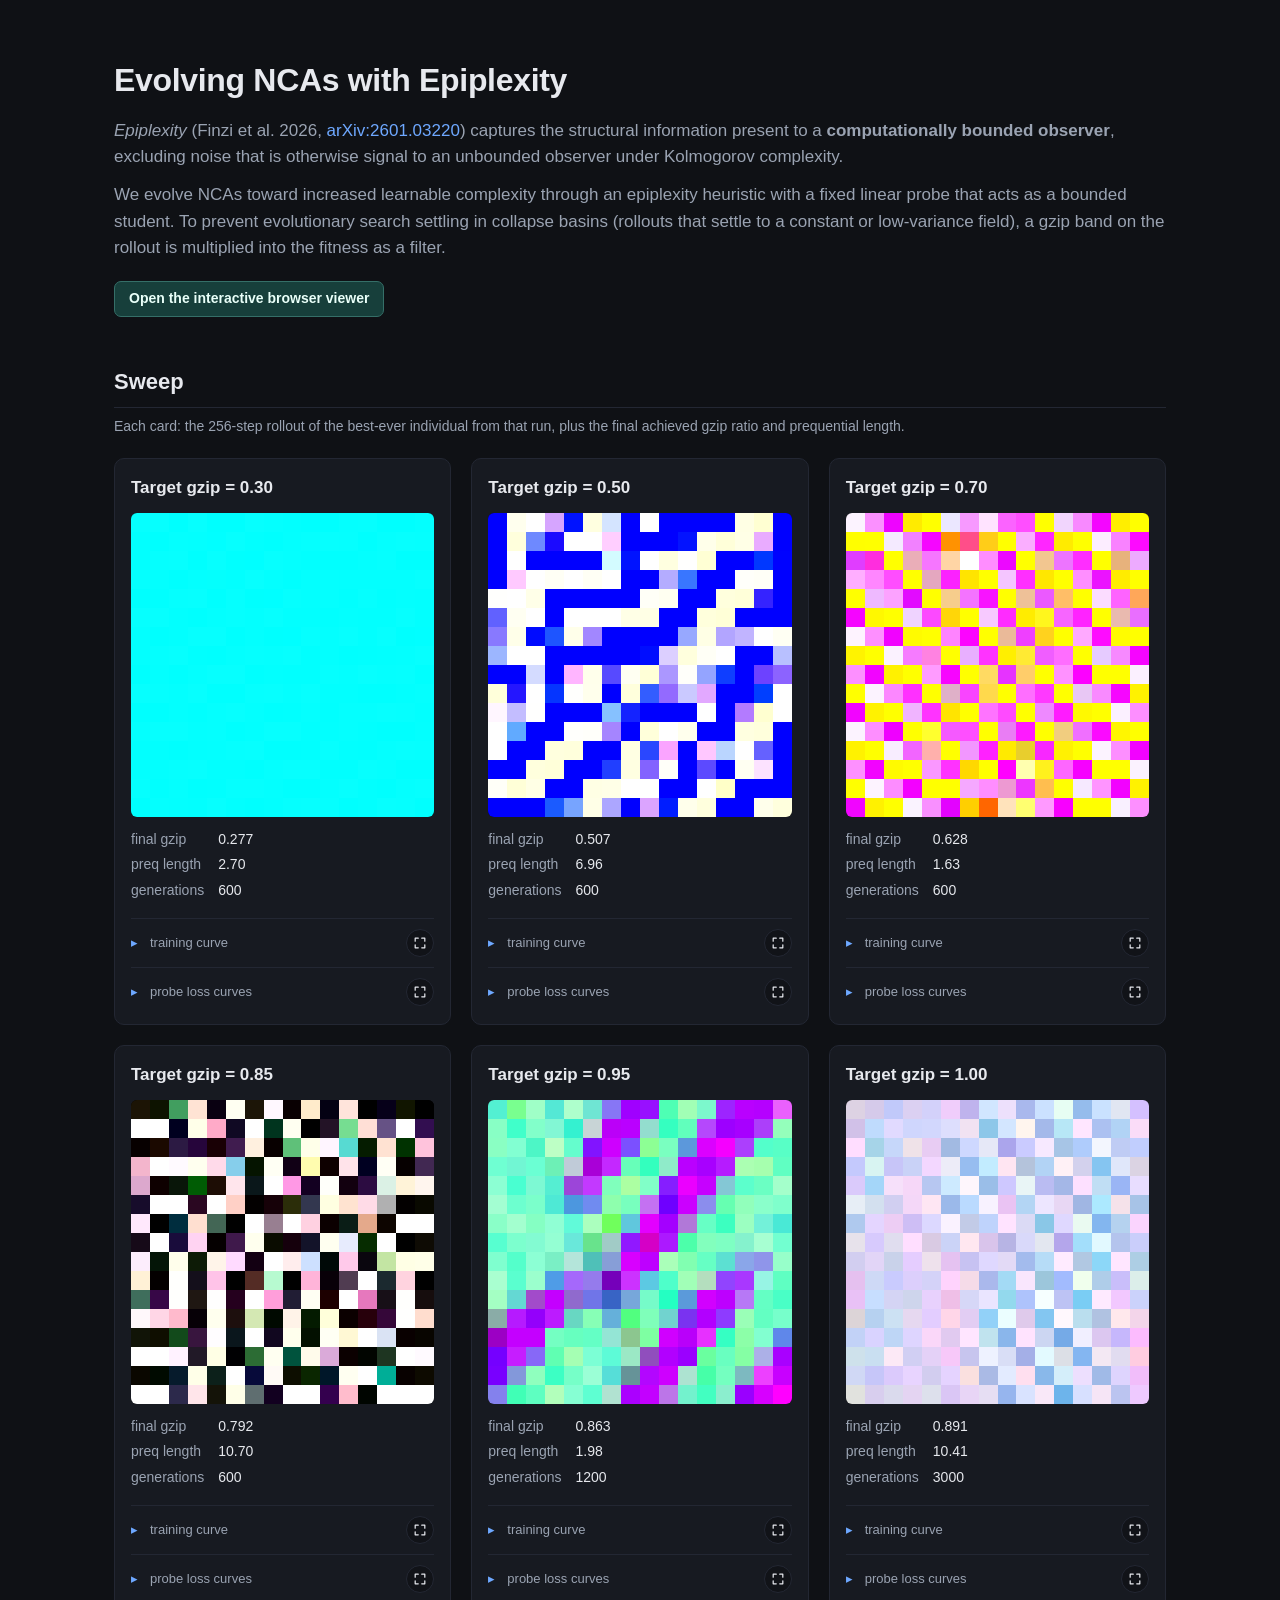
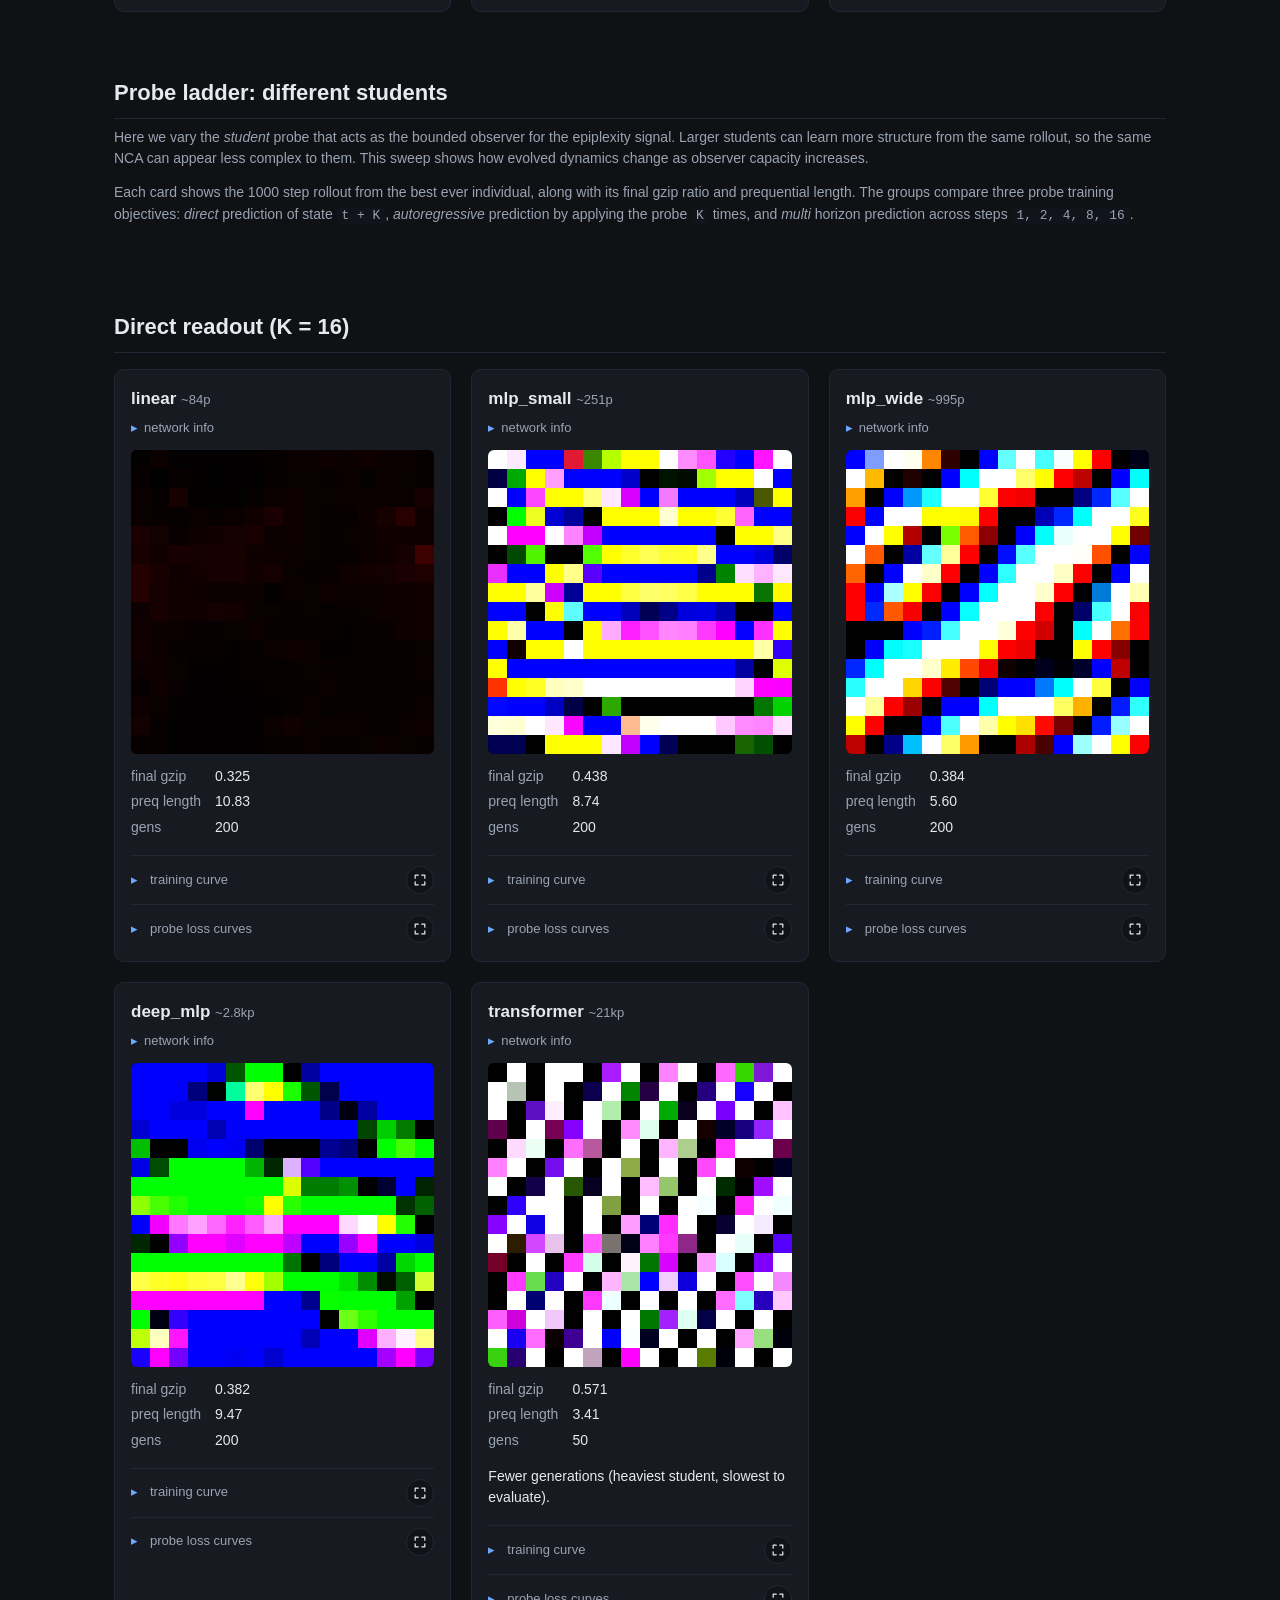
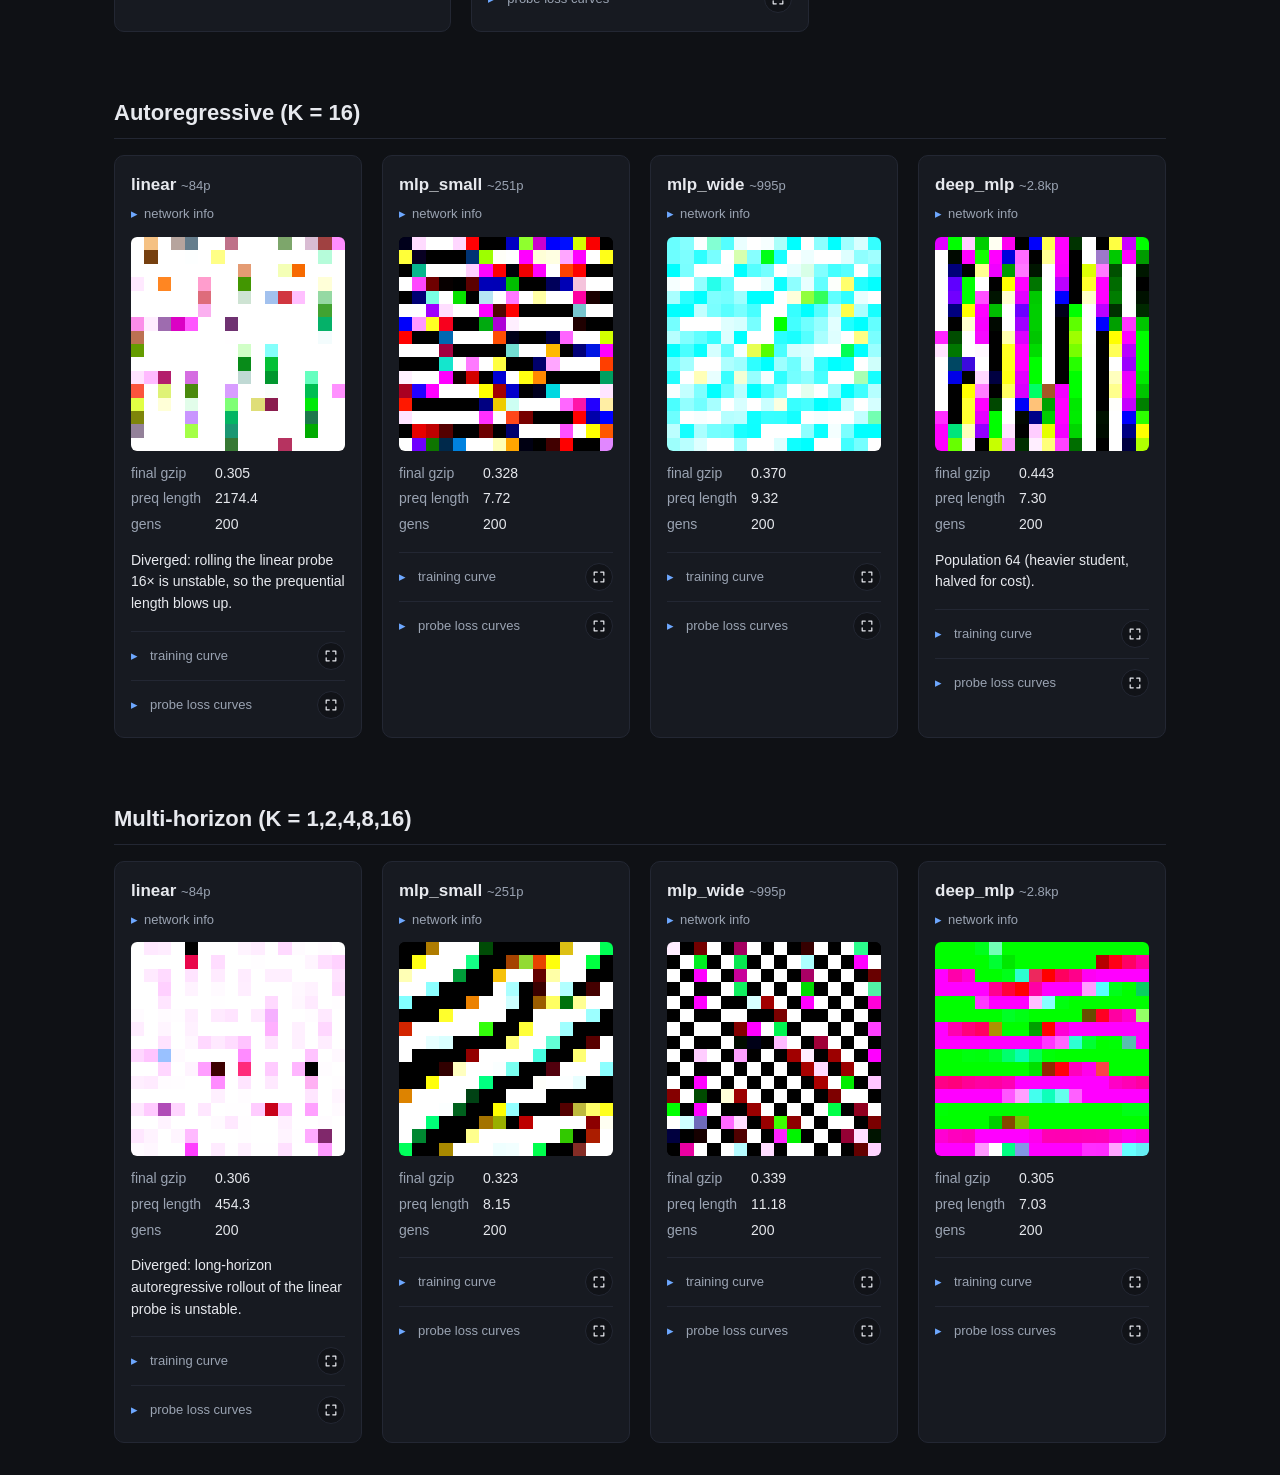
<file: index.html>
<!doctype html>
<html lang="en">
<head>
<meta charset="utf-8" />
<meta name="viewport" content="width=device-width, initial-scale=1" />
<meta name="robots" content="noindex, nofollow, noarchive, nosnippet" />
<meta name="googlebot" content="noindex, nofollow, noarchive, nosnippet" />
<title>Evolving NCAs with Epiplexity</title>
<link rel="stylesheet" href="style.css" />
</head>
<body>
<header>
  <h1>Evolving NCAs with Epiplexity</h1>
  <p class="lede">
    <em>Epiplexity</em> (Finzi et&nbsp;al.&nbsp;2026,
    <a href="https://arxiv.org/abs/2601.03220">arXiv:2601.03220</a>) captures
    the structural information present to a
    <strong>computationally bounded observer</strong>, excluding noise that
    is otherwise signal to an unbounded observer under Kolmogorov
    complexity.
  </p>
  <p class="lede">
    We evolve NCAs toward increased learnable complexity through an
    epiplexity heuristic with a fixed linear probe that acts as a bounded
    student. To prevent evolutionary search settling in collapse basins
    (rollouts that settle to a constant or low-variance field), a gzip band
    on the rollout is multiplied into the fitness as a filter.
  </p>
  <p class="viewer-cta">
    <a class="viewer-link" href="viewer/">Open the interactive browser viewer</a>
  </p>
</header>

<section class="gallery">
  <h2>Sweep</h2>
  <p class="hint">
    Each card: the 256-step rollout of the best-ever individual from that run,
    plus the final achieved gzip ratio and prequential length.
  </p>

  <div class="cards">

    <article class="card">
      <h3>Target gzip = 0.30</h3>
      <div class="player" data-gif="gifs/torch_pdrop0/target03_256.gif">
        <img src="gifs/torch_pdrop0/target03_256.gif" alt="target 0.30 rollout" loading="lazy" />
        <div class="player-ctrls">
          <button class="pause-btn" type="button" aria-label="Pause or resume target 0.30 rollout" title="Pause / play">&#9208;</button>
          <button class="replay-btn" type="button" aria-label="Replay target 0.30 rollout from start" title="Replay from t₀">&#8635;</button>
        </div>
      </div>
      <dl>
        <dt>final gzip</dt><dd>0.277</dd>
        <dt>preq length</dt><dd>2.70</dd>
        <dt>generations</dt><dd>600</dd>
      </dl>
      <details class="card-plot">
        <summary>training curve</summary>
        <img src="img/torch_pdrop0/target03_curve.png" alt="target 0.30 training curve" loading="lazy" />
      </details>
      <details class="card-plot">
        <summary>probe loss curves</summary>
        <img src="img/torch_pdrop0/target03_probe.png" alt="target 0.30 probe loss curves" loading="lazy" />
      </details>
    </article>

    <article class="card">
      <h3>Target gzip = 0.50</h3>
      <div class="player" data-gif="gifs/torch_pdrop0/target05_256.gif">
        <img src="gifs/torch_pdrop0/target05_256.gif" alt="target 0.50 rollout" loading="lazy" />
        <div class="player-ctrls">
          <button class="pause-btn" type="button" aria-label="Pause or resume target 0.50 rollout" title="Pause / play">&#9208;</button>
          <button class="replay-btn" type="button" aria-label="Replay target 0.50 rollout from start" title="Replay from t₀">&#8635;</button>
        </div>
      </div>
      <dl>
        <dt>final gzip</dt><dd>0.507</dd>
        <dt>preq length</dt><dd>6.96</dd>
        <dt>generations</dt><dd>600</dd>
      </dl>
      <details class="card-plot">
        <summary>training curve</summary>
        <img src="img/torch_pdrop0/target05_curve.png" alt="target 0.50 training curve" loading="lazy" />
      </details>
      <details class="card-plot">
        <summary>probe loss curves</summary>
        <img src="img/torch_pdrop0/target05_probe.png" alt="target 0.50 probe loss curves" loading="lazy" />
      </details>
    </article>

    <article class="card">
      <h3>Target gzip = 0.70</h3>
      <div class="player" data-gif="gifs/torch_pdrop0/target07_256.gif">
        <img src="gifs/torch_pdrop0/target07_256.gif" alt="target 0.70 rollout" loading="lazy" />
        <div class="player-ctrls">
          <button class="pause-btn" type="button" aria-label="Pause or resume target 0.70 rollout" title="Pause / play">&#9208;</button>
          <button class="replay-btn" type="button" aria-label="Replay target 0.70 rollout from start" title="Replay from t₀">&#8635;</button>
        </div>
      </div>
      <dl>
        <dt>final gzip</dt><dd>0.628</dd>
        <dt>preq length</dt><dd>1.63</dd>
        <dt>generations</dt><dd>600</dd>
      </dl>
      <details class="card-plot">
        <summary>training curve</summary>
        <img src="img/torch_pdrop0/target07_curve.png" alt="target 0.70 training curve" loading="lazy" />
      </details>
      <details class="card-plot">
        <summary>probe loss curves</summary>
        <img src="img/torch_pdrop0/target07_probe.png" alt="target 0.70 probe loss curves" loading="lazy" />
      </details>
    </article>

    <article class="card">
      <h3>Target gzip = 0.85</h3>
      <div class="player" data-gif="gifs/torch_pdrop0/target085_256.gif">
        <img src="gifs/torch_pdrop0/target085_256.gif" alt="target 0.85 rollout" loading="lazy" />
        <div class="player-ctrls">
          <button class="pause-btn" type="button" aria-label="Pause or resume target 0.85 rollout" title="Pause / play">&#9208;</button>
          <button class="replay-btn" type="button" aria-label="Replay target 0.85 rollout from start" title="Replay from t₀">&#8635;</button>
        </div>
      </div>
      <dl>
        <dt>final gzip</dt><dd>0.792</dd>
        <dt>preq length</dt><dd>10.70</dd>
        <dt>generations</dt><dd>600</dd>
      </dl>
      <details class="card-plot">
        <summary>training curve</summary>
        <img src="img/torch_pdrop0/target085_curve.png" alt="target 0.85 training curve" loading="lazy" />
      </details>
      <details class="card-plot">
        <summary>probe loss curves</summary>
        <img src="img/torch_pdrop0/target085_probe.png" alt="target 0.85 probe loss curves" loading="lazy" />
      </details>
    </article>

    <article class="card">
      <h3>Target gzip = 0.95</h3>
      <div class="player" data-gif="gifs/torch_pdrop0/target095_256.gif">
        <img src="gifs/torch_pdrop0/target095_256.gif" alt="target 0.95 rollout" loading="lazy" />
        <div class="player-ctrls">
          <button class="pause-btn" type="button" aria-label="Pause or resume target 0.95 rollout" title="Pause / play">&#9208;</button>
          <button class="replay-btn" type="button" aria-label="Replay target 0.95 rollout from start" title="Replay from t₀">&#8635;</button>
        </div>
      </div>
      <dl>
        <dt>final gzip</dt><dd>0.863</dd>
        <dt>preq length</dt><dd>1.98</dd>
        <dt>generations</dt><dd>1200</dd>
      </dl>
      <details class="card-plot">
        <summary>training curve</summary>
        <img src="img/torch_pdrop0/target095_curve.png" alt="target 0.95 training curve" loading="lazy" />
      </details>
      <details class="card-plot">
        <summary>probe loss curves</summary>
        <img src="img/torch_pdrop0/target095_probe.png" alt="target 0.95 probe loss curves" loading="lazy" />
      </details>
    </article>

    <article class="card">
      <h3>Target gzip = 1.00</h3>
      <div class="player" data-gif="gifs/torch_pdrop0/target10_256.gif">
        <img src="gifs/torch_pdrop0/target10_256.gif" alt="target 1.00 rollout" loading="lazy" />
        <div class="player-ctrls">
          <button class="pause-btn" type="button" aria-label="Pause or resume target 1.00 rollout" title="Pause / play">&#9208;</button>
          <button class="replay-btn" type="button" aria-label="Replay target 1.00 rollout from start" title="Replay from t₀">&#8635;</button>
        </div>
      </div>
      <dl>
        <dt>final gzip</dt><dd>0.891</dd>
        <dt>preq length</dt><dd>10.41</dd>
        <dt>generations</dt><dd>3000</dd>
      </dl>
      <details class="card-plot">
        <summary>training curve</summary>
        <img src="img/torch_pdrop0/target10_curve.png" alt="target 1.00 training curve" loading="lazy" />
      </details>
      <details class="card-plot">
        <summary>probe loss curves</summary>
        <img src="img/torch_pdrop0/target10_probe.png" alt="target 1.00 probe loss curves" loading="lazy" />
      </details>
    </article>

  </div>
</section>

<section class="methods">
  <h2>Probe ladder: different students</h2>
  <p class="hint">
    Here we vary the <em>student</em> probe that acts as the bounded observer for
    the epiplexity signal. Larger students can learn more structure from the same
    rollout, so the same NCA can appear less complex to them. This sweep shows
    how evolved dynamics change as observer capacity increases.
  </p>
  <p class="hint">
    Each card shows the 1000 step rollout from the best ever individual, along
    with its final gzip ratio and prequential length. The groups compare three
    probe training objectives: <em>direct</em> prediction of state <code>t + K</code>,
    <em>autoregressive</em> prediction by applying the probe <code>K</code> times,
    and <em>multi</em> horizon prediction across steps <code>1, 2, 4, 8, 16</code>.
  </p>
</section>

<section class="gallery">
  <h2>Direct readout (K = 16)</h2>
  <div class="cards">

    <article class="card">
      <h3>linear <span class="extra-inline">~84p</span></h3>
      <details class="probe-info"><summary>network info</summary><p class="probe-desc">single 3&times;3 conv, ~84 params. Baseline bounded observer.</p></details>
      <div class="player" data-gif="gifs/sweep_pdrop0/linear_direct.gif">
        <img src="gifs/sweep_pdrop0/linear_direct.gif" alt="linear, direct rollout" loading="lazy" />
        <div class="player-ctrls">
          <button class="pause-btn" type="button" aria-label="Pause or resume linear, direct rollout" title="Pause / play">&#9208;</button>
          <button class="replay-btn" type="button" aria-label="Replay linear, direct rollout from start" title="Replay from t₀">&#8635;</button>
        </div>
      </div>
      <dl>
        <dt>final gzip</dt><dd>0.325</dd>
        <dt>preq length</dt><dd>10.83</dd>
        <dt>gens</dt><dd>200</dd>
      </dl>
      <details class="card-plot"><summary>training curve</summary><img src="img/sweep_pdrop0/linear_direct_curve.png" alt="linear direct training curve" loading="lazy" /></details>
      <details class="card-plot"><summary>probe loss curves</summary><img src="img/sweep_pdrop0/linear_direct_probe.png" alt="linear direct probe loss curves" loading="lazy" /></details>
    </article>

    <article class="card">
      <h3>mlp_small <span class="extra-inline">~251p</span></h3>
      <details class="probe-info"><summary>network info</summary><p class="probe-desc">1 hidden layer, width 8, ~251 params.</p></details>
      <div class="player" data-gif="gifs/sweep_pdrop0/mlp_small_direct.gif">
        <img src="gifs/sweep_pdrop0/mlp_small_direct.gif" alt="mlp_small, direct rollout" loading="lazy" />
        <div class="player-ctrls">
          <button class="pause-btn" type="button" aria-label="Pause or resume mlp_small, direct rollout" title="Pause / play">&#9208;</button>
          <button class="replay-btn" type="button" aria-label="Replay mlp_small, direct rollout from start" title="Replay from t₀">&#8635;</button>
        </div>
      </div>
      <dl>
        <dt>final gzip</dt><dd>0.438</dd>
        <dt>preq length</dt><dd>8.74</dd>
        <dt>gens</dt><dd>200</dd>
      </dl>
      <details class="card-plot"><summary>training curve</summary><img src="img/sweep_pdrop0/mlp_small_direct_curve.png" alt="mlp_small direct training curve" loading="lazy" /></details>
      <details class="card-plot"><summary>probe loss curves</summary><img src="img/sweep_pdrop0/mlp_small_direct_probe.png" alt="mlp_small direct probe loss curves" loading="lazy" /></details>
    </article>

    <article class="card">
      <h3>mlp_wide <span class="extra-inline">~995p</span></h3>
      <details class="probe-info"><summary>network info</summary><p class="probe-desc">1 hidden layer, width 32, ~995 params.</p></details>
      <div class="player" data-gif="gifs/sweep_pdrop0/mlp_wide_direct.gif">
        <img src="gifs/sweep_pdrop0/mlp_wide_direct.gif" alt="mlp_wide, direct rollout" loading="lazy" />
        <div class="player-ctrls">
          <button class="pause-btn" type="button" aria-label="Pause or resume mlp_wide, direct rollout" title="Pause / play">&#9208;</button>
          <button class="replay-btn" type="button" aria-label="Replay mlp_wide, direct rollout from start" title="Replay from t₀">&#8635;</button>
        </div>
      </div>
      <dl>
        <dt>final gzip</dt><dd>0.384</dd>
        <dt>preq length</dt><dd>5.60</dd>
        <dt>gens</dt><dd>200</dd>
      </dl>
      <details class="card-plot"><summary>training curve</summary><img src="img/sweep_pdrop0/mlp_wide_direct_curve.png" alt="mlp_wide direct training curve" loading="lazy" /></details>
      <details class="card-plot"><summary>probe loss curves</summary><img src="img/sweep_pdrop0/mlp_wide_direct_probe.png" alt="mlp_wide direct probe loss curves" loading="lazy" /></details>
    </article>

    <article class="card">
      <h3>deep_mlp <span class="extra-inline">~2.8kp</span></h3>
      <details class="probe-info"><summary>network info</summary><p class="probe-desc">2 hidden 3&times;3 conv layers, width 16, ~2.8k params.</p></details>
      <div class="player" data-gif="gifs/sweep_pdrop0/deep_mlp_direct.gif">
        <img src="gifs/sweep_pdrop0/deep_mlp_direct.gif" alt="deep_mlp, direct rollout" loading="lazy" />
        <div class="player-ctrls">
          <button class="pause-btn" type="button" aria-label="Pause or resume deep_mlp, direct rollout" title="Pause / play">&#9208;</button>
          <button class="replay-btn" type="button" aria-label="Replay deep_mlp, direct rollout from start" title="Replay from t₀">&#8635;</button>
        </div>
      </div>
      <dl>
        <dt>final gzip</dt><dd>0.382</dd>
        <dt>preq length</dt><dd>9.47</dd>
        <dt>gens</dt><dd>200</dd>
      </dl>
      <details class="card-plot"><summary>training curve</summary><img src="img/sweep_pdrop0/deep_mlp_direct_curve.png" alt="deep_mlp direct training curve" loading="lazy" /></details>
      <details class="card-plot"><summary>probe loss curves</summary><img src="img/sweep_pdrop0/deep_mlp_direct_probe.png" alt="deep_mlp direct probe loss curves" loading="lazy" /></details>
    </article>

    <article class="card">
      <h3>transformer <span class="extra-inline">~21kp</span></h3>
      <details class="probe-info"><summary>network info</summary><p class="probe-desc">attention readout, width 32, ~21k params.</p></details>
      <div class="player" data-gif="gifs/sweep_pdrop0/transformer_direct.gif">
        <img src="gifs/sweep_pdrop0/transformer_direct.gif" alt="transformer, direct rollout" loading="lazy" />
        <div class="player-ctrls">
          <button class="pause-btn" type="button" aria-label="Pause or resume transformer, direct rollout" title="Pause / play">&#9208;</button>
          <button class="replay-btn" type="button" aria-label="Replay transformer, direct rollout from start" title="Replay from t₀">&#8635;</button>
        </div>
      </div>
      <dl>
        <dt>final gzip</dt><dd>0.571</dd>
        <dt>preq length</dt><dd>3.41</dd>
        <dt>gens</dt><dd>50</dd>
      </dl>
      <p class="note">Fewer generations (heaviest student, slowest to evaluate).</p>
      <details class="card-plot"><summary>training curve</summary><img src="img/sweep_pdrop0/transformer_direct_curve.png" alt="transformer direct training curve" loading="lazy" /></details>
      <details class="card-plot"><summary>probe loss curves</summary><img src="img/sweep_pdrop0/transformer_direct_probe.png" alt="transformer direct probe loss curves" loading="lazy" /></details>
    </article>

  </div>
</section>

<section class="gallery">
  <h2>Autoregressive (K = 16)</h2>
  <div class="cards four-card-row">

    <article class="card">
      <h3>linear <span class="extra-inline">~84p</span></h3>
      <details class="probe-info"><summary>network info</summary><p class="probe-desc">single 3&times;3 conv, ~84 params. Baseline bounded observer.</p></details>
      <div class="player" data-gif="gifs/sweep_pdrop0/linear_ar.gif">
        <img src="gifs/sweep_pdrop0/linear_ar.gif" alt="linear, autoregressive rollout" loading="lazy" />
        <div class="player-ctrls">
          <button class="pause-btn" type="button" aria-label="Pause or resume linear, autoregressive rollout" title="Pause / play">&#9208;</button>
          <button class="replay-btn" type="button" aria-label="Replay linear, autoregressive rollout from start" title="Replay from t₀">&#8635;</button>
        </div>
      </div>
      <dl>
        <dt>final gzip</dt><dd>0.305</dd>
        <dt>preq length</dt><dd>2174.4</dd>
        <dt>gens</dt><dd>200</dd>
      </dl>
      <p class="note">Diverged: rolling the linear probe 16&times; is unstable, so the prequential length blows up.</p>
      <details class="card-plot"><summary>training curve</summary><img src="img/sweep_pdrop0/linear_ar_curve.png" alt="linear ar training curve" loading="lazy" /></details>
      <details class="card-plot"><summary>probe loss curves</summary><img src="img/sweep_pdrop0/linear_ar_probe.png" alt="linear ar probe loss curves" loading="lazy" /></details>
    </article>

    <article class="card">
      <h3>mlp_small <span class="extra-inline">~251p</span></h3>
      <details class="probe-info"><summary>network info</summary><p class="probe-desc">1 hidden layer, width 8, ~251 params.</p></details>
      <div class="player" data-gif="gifs/sweep_pdrop0/mlp_small_ar.gif">
        <img src="gifs/sweep_pdrop0/mlp_small_ar.gif" alt="mlp_small, autoregressive rollout" loading="lazy" />
        <div class="player-ctrls">
          <button class="pause-btn" type="button" aria-label="Pause or resume mlp_small, autoregressive rollout" title="Pause / play">&#9208;</button>
          <button class="replay-btn" type="button" aria-label="Replay mlp_small, autoregressive rollout from start" title="Replay from t₀">&#8635;</button>
        </div>
      </div>
      <dl>
        <dt>final gzip</dt><dd>0.328</dd>
        <dt>preq length</dt><dd>7.72</dd>
        <dt>gens</dt><dd>200</dd>
      </dl>
      <details class="card-plot"><summary>training curve</summary><img src="img/sweep_pdrop0/mlp_small_ar_curve.png" alt="mlp_small ar training curve" loading="lazy" /></details>
      <details class="card-plot"><summary>probe loss curves</summary><img src="img/sweep_pdrop0/mlp_small_ar_probe.png" alt="mlp_small ar probe loss curves" loading="lazy" /></details>
    </article>

    <article class="card">
      <h3>mlp_wide <span class="extra-inline">~995p</span></h3>
      <details class="probe-info"><summary>network info</summary><p class="probe-desc">1 hidden layer, width 32, ~995 params.</p></details>
      <div class="player" data-gif="gifs/sweep_pdrop0/mlp_wide_ar.gif">
        <img src="gifs/sweep_pdrop0/mlp_wide_ar.gif" alt="mlp_wide, autoregressive rollout" loading="lazy" />
        <div class="player-ctrls">
          <button class="pause-btn" type="button" aria-label="Pause or resume mlp_wide, autoregressive rollout" title="Pause / play">&#9208;</button>
          <button class="replay-btn" type="button" aria-label="Replay mlp_wide, autoregressive rollout from start" title="Replay from t₀">&#8635;</button>
        </div>
      </div>
      <dl>
        <dt>final gzip</dt><dd>0.370</dd>
        <dt>preq length</dt><dd>9.32</dd>
        <dt>gens</dt><dd>200</dd>
      </dl>
      <details class="card-plot"><summary>training curve</summary><img src="img/sweep_pdrop0/mlp_wide_ar_curve.png" alt="mlp_wide ar training curve" loading="lazy" /></details>
      <details class="card-plot"><summary>probe loss curves</summary><img src="img/sweep_pdrop0/mlp_wide_ar_probe.png" alt="mlp_wide ar probe loss curves" loading="lazy" /></details>
    </article>

    <article class="card">
      <h3>deep_mlp <span class="extra-inline">~2.8kp</span></h3>
      <details class="probe-info"><summary>network info</summary><p class="probe-desc">2 hidden 3&times;3 conv layers, width 16, ~2.8k params.</p></details>
      <div class="player" data-gif="gifs/sweep_pdrop0/deep_mlp_ar.gif">
        <img src="gifs/sweep_pdrop0/deep_mlp_ar.gif" alt="deep_mlp, autoregressive rollout" loading="lazy" />
        <div class="player-ctrls">
          <button class="pause-btn" type="button" aria-label="Pause or resume deep_mlp, autoregressive rollout" title="Pause / play">&#9208;</button>
          <button class="replay-btn" type="button" aria-label="Replay deep_mlp, autoregressive rollout from start" title="Replay from t₀">&#8635;</button>
        </div>
      </div>
      <dl>
        <dt>final gzip</dt><dd>0.443</dd>
        <dt>preq length</dt><dd>7.30</dd>
        <dt>gens</dt><dd>200</dd>
      </dl>
      <p class="note">Population 64 (heavier student, halved for cost).</p>
      <details class="card-plot"><summary>training curve</summary><img src="img/sweep_pdrop0/deep_mlp_ar_curve.png" alt="deep_mlp ar training curve" loading="lazy" /></details>
      <details class="card-plot"><summary>probe loss curves</summary><img src="img/sweep_pdrop0/deep_mlp_ar_probe.png" alt="deep_mlp ar probe loss curves" loading="lazy" /></details>
    </article>

  </div>
</section>

<section class="gallery">
  <h2>Multi-horizon (K = 1,2,4,8,16)</h2>
  <div class="cards four-card-row">

    <article class="card">
      <h3>linear <span class="extra-inline">~84p</span></h3>
      <details class="probe-info"><summary>network info</summary><p class="probe-desc">single 3&times;3 conv, ~84 params. Baseline bounded observer.</p></details>
      <div class="player" data-gif="gifs/sweep_pdrop0/linear_multi.gif">
        <img src="gifs/sweep_pdrop0/linear_multi.gif" alt="linear, multi-horizon rollout" loading="lazy" />
        <div class="player-ctrls">
          <button class="pause-btn" type="button" aria-label="Pause or resume linear, multi-horizon rollout" title="Pause / play">&#9208;</button>
          <button class="replay-btn" type="button" aria-label="Replay linear, multi-horizon rollout from start" title="Replay from t₀">&#8635;</button>
        </div>
      </div>
      <dl>
        <dt>final gzip</dt><dd>0.306</dd>
        <dt>preq length</dt><dd>454.3</dd>
        <dt>gens</dt><dd>200</dd>
      </dl>
      <p class="note">Diverged: long-horizon autoregressive rollout of the linear probe is unstable.</p>
      <details class="card-plot"><summary>training curve</summary><img src="img/sweep_pdrop0/linear_multi_curve.png" alt="linear multi training curve" loading="lazy" /></details>
      <details class="card-plot"><summary>probe loss curves</summary><img src="img/sweep_pdrop0/linear_multi_probe.png" alt="linear multi probe loss curves" loading="lazy" /></details>
    </article>

    <article class="card">
      <h3>mlp_small <span class="extra-inline">~251p</span></h3>
      <details class="probe-info"><summary>network info</summary><p class="probe-desc">1 hidden layer, width 8, ~251 params.</p></details>
      <div class="player" data-gif="gifs/sweep_pdrop0/mlp_small_multi.gif">
        <img src="gifs/sweep_pdrop0/mlp_small_multi.gif" alt="mlp_small, multi-horizon rollout" loading="lazy" />
        <div class="player-ctrls">
          <button class="pause-btn" type="button" aria-label="Pause or resume mlp_small, multi-horizon rollout" title="Pause / play">&#9208;</button>
          <button class="replay-btn" type="button" aria-label="Replay mlp_small, multi-horizon rollout from start" title="Replay from t₀">&#8635;</button>
        </div>
      </div>
      <dl>
        <dt>final gzip</dt><dd>0.323</dd>
        <dt>preq length</dt><dd>8.15</dd>
        <dt>gens</dt><dd>200</dd>
      </dl>
      <details class="card-plot"><summary>training curve</summary><img src="img/sweep_pdrop0/mlp_small_multi_curve.png" alt="mlp_small multi training curve" loading="lazy" /></details>
      <details class="card-plot"><summary>probe loss curves</summary><img src="img/sweep_pdrop0/mlp_small_multi_probe.png" alt="mlp_small multi probe loss curves" loading="lazy" /></details>
    </article>

    <article class="card">
      <h3>mlp_wide <span class="extra-inline">~995p</span></h3>
      <details class="probe-info"><summary>network info</summary><p class="probe-desc">1 hidden layer, width 32, ~995 params.</p></details>
      <div class="player" data-gif="gifs/sweep_pdrop0/mlp_wide_multi.gif">
        <img src="gifs/sweep_pdrop0/mlp_wide_multi.gif" alt="mlp_wide, multi-horizon rollout" loading="lazy" />
        <div class="player-ctrls">
          <button class="pause-btn" type="button" aria-label="Pause or resume mlp_wide, multi-horizon rollout" title="Pause / play">&#9208;</button>
          <button class="replay-btn" type="button" aria-label="Replay mlp_wide, multi-horizon rollout from start" title="Replay from t₀">&#8635;</button>
        </div>
      </div>
      <dl>
        <dt>final gzip</dt><dd>0.339</dd>
        <dt>preq length</dt><dd>11.18</dd>
        <dt>gens</dt><dd>200</dd>
      </dl>
      <details class="card-plot"><summary>training curve</summary><img src="img/sweep_pdrop0/mlp_wide_multi_curve.png" alt="mlp_wide multi training curve" loading="lazy" /></details>
      <details class="card-plot"><summary>probe loss curves</summary><img src="img/sweep_pdrop0/mlp_wide_multi_probe.png" alt="mlp_wide multi probe loss curves" loading="lazy" /></details>
    </article>

    <article class="card">
      <h3>deep_mlp <span class="extra-inline">~2.8kp</span></h3>
      <details class="probe-info"><summary>network info</summary><p class="probe-desc">2 hidden 3&times;3 conv layers, width 16, ~2.8k params.</p></details>
      <div class="player" data-gif="gifs/sweep_pdrop0/deep_mlp_multi.gif">
        <img src="gifs/sweep_pdrop0/deep_mlp_multi.gif" alt="deep_mlp, multi-horizon rollout" loading="lazy" />
        <div class="player-ctrls">
          <button class="pause-btn" type="button" aria-label="Pause or resume deep_mlp, multi-horizon rollout" title="Pause / play">&#9208;</button>
          <button class="replay-btn" type="button" aria-label="Replay deep_mlp, multi-horizon rollout from start" title="Replay from t₀">&#8635;</button>
        </div>
      </div>
      <dl>
        <dt>final gzip</dt><dd>0.305</dd>
        <dt>preq length</dt><dd>7.03</dd>
        <dt>gens</dt><dd>200</dd>
      </dl>
      <details class="card-plot"><summary>training curve</summary><img src="img/sweep_pdrop0/deep_mlp_multi_curve.png" alt="deep_mlp multi training curve" loading="lazy" /></details>
      <details class="card-plot"><summary>probe loss curves</summary><img src="img/sweep_pdrop0/deep_mlp_multi_probe.png" alt="deep_mlp multi probe loss curves" loading="lazy" /></details>
    </article>

  </div>
</section>

<div class="plot-lightbox" id="plot-lightbox" hidden role="dialog" aria-modal="true" aria-labelledby="plot-lightbox-title">
  <div class="plot-lightbox-backdrop" data-close-plot></div>
  <div class="plot-lightbox-panel">
    <div class="plot-lightbox-topbar">
      <div class="plot-lightbox-title" id="plot-lightbox-title"></div>
      <button class="plot-lightbox-close" type="button" data-close-plot aria-label="Close expanded plot">&times;</button>
    </div>
    <div class="plot-lightbox-stage">
      <img id="plot-lightbox-img" alt="" />
    </div>
  </div>
</div>
<script>
  var PAUSE = "&#9208;", PLAY = "&#9654;";
  var plotLightbox = document.getElementById("plot-lightbox");
  var plotLightboxTitle = document.getElementById("plot-lightbox-title");
  var plotLightboxImg = document.getElementById("plot-lightbox-img");
  var lastPlotTrigger = null;

  function ensureCanvas(player, img) {
    var c = player.querySelector("canvas.freeze");
    if (!c) {
      c = document.createElement("canvas");
      c.className = "freeze";
      c.width = img.naturalWidth || img.width || 256;
      c.height = img.naturalHeight || img.height || 256;
      player.insertBefore(c, img.nextSibling);
    }
    return c;
  }

  function resume(player) {
    if (!player.classList.contains("paused")) return;
    player.classList.remove("paused");
    var pb = player.querySelector(".pause-btn");
    if (pb) { pb.innerHTML = PAUSE; pb.title = "Pause"; }
  }

  // Replay the combined rollout from t0 via a fresh cache-buster.
  function handleReplay(btn) {
    var player = btn.closest(".player");
    var card = btn.closest(".card");
    var n = (parseInt(card.dataset.replayN || "0", 10) + 1);
    card.dataset.replayN = n;
    function restart(im, base) {
      im.src = base + (base.indexOf("?") < 0 ? "?" : "&") + "_=" + n;
    }
    resume(player);
    restart(player.querySelector("img"), player.dataset.gif);
  }

  // Pause = freeze the current frame onto a canvas laid over the live GIF;
  // resume reveals the (still-running) GIF again.
  function handlePause(btn) {
    var player = btn.closest(".player");
    var img = player.querySelector("img");
    if (player.classList.contains("paused")) {
      resume(player);
    } else {
      var c = ensureCanvas(player, img);
      try { c.getContext("2d").drawImage(img, 0, 0, c.width, c.height); } catch (err) {}
      player.classList.add("paused");
      btn.innerHTML = PLAY;
      btn.title = "Play";
    }
  }


  function plotTitleFor(img) {
    var card = img.closest(".card");
    var cardTitle = card ? card.querySelector("h3") : null;
    var details = img.closest(".card-plot");
    var summary = details ? details.querySelector("summary") : null;
    var parts = [];
    if (cardTitle) parts.push(cardTitle.textContent.replace(/\s+/g, " ").trim());
    if (summary) parts.push(summary.childNodes[0].textContent.replace(/\s+/g, " ").trim());
    return parts.join(" - ");
  }

  function openPlotLightbox(img, trigger) {
    lastPlotTrigger = trigger || null;
    plotLightboxTitle.textContent = plotTitleFor(img);
    plotLightboxImg.src = img.currentSrc || img.src;
    plotLightboxImg.alt = img.alt || plotLightboxTitle.textContent;
    plotLightbox.hidden = false;
    document.body.classList.add("lightbox-open");
    plotLightbox.querySelector(".plot-lightbox-close").focus();
  }

  function closePlotLightbox() {
    if (plotLightbox.hidden) return;
    plotLightbox.hidden = true;
    plotLightboxImg.removeAttribute("src");
    document.body.classList.remove("lightbox-open");
    if (lastPlotTrigger) lastPlotTrigger.focus();
  }

  function setupPlotExpanders() {
    document.querySelectorAll(".card-plot").forEach(function (details) {
      var summary = details.querySelector("summary");
      var img = details.querySelector("img");
      if (!summary || !img) return;
      var label = summary.textContent.toLowerCase();
      if (label.indexOf("training curve") < 0 && label.indexOf("probe loss") < 0) return;

      details.classList.add("enlargeable");
      var btn = document.createElement("button");
      btn.className = "plot-expand-btn";
      btn.type = "button";
      btn.title = "Open full size";
      btn.setAttribute("aria-label", "Open " + summary.textContent.trim() + " full size");
      btn.innerHTML = '<svg viewBox="0 0 16 16" aria-hidden="true" focusable="false"><path d="M2.5 6V2.5H6M10 2.5h3.5V6M13.5 10v3.5H10M6 13.5H2.5V10" fill="none" stroke="currentColor" stroke-width="1.4" stroke-linecap="round" stroke-linejoin="round"/></svg>';
      summary.appendChild(btn);
    });
  }

  setupPlotExpanders();
  document.addEventListener("click", function (e) {
    var expandBtn = e.target.closest(".plot-expand-btn");
    if (expandBtn) {
      e.preventDefault();
      e.stopPropagation();
      openPlotLightbox(expandBtn.closest(".card-plot").querySelector("img"), expandBtn);
      return;
    }
    var plotImg = e.target.closest(".card-plot.enlargeable > img");
    if (plotImg) {
      openPlotLightbox(plotImg, plotImg);
      return;
    }
    if (e.target.closest("[data-close-plot]")) {
      closePlotLightbox();
      return;
    }
    var rbtn = e.target.closest(".replay-btn");
    if (rbtn) { handleReplay(rbtn); return; }
    var pbtn = e.target.closest(".pause-btn");
    if (pbtn) { handlePause(pbtn); return; }
  });

  document.addEventListener("keydown", function (e) {
    if (e.key === "Escape") closePlotLightbox();
  });
</script>

</body>
</html>
</file>
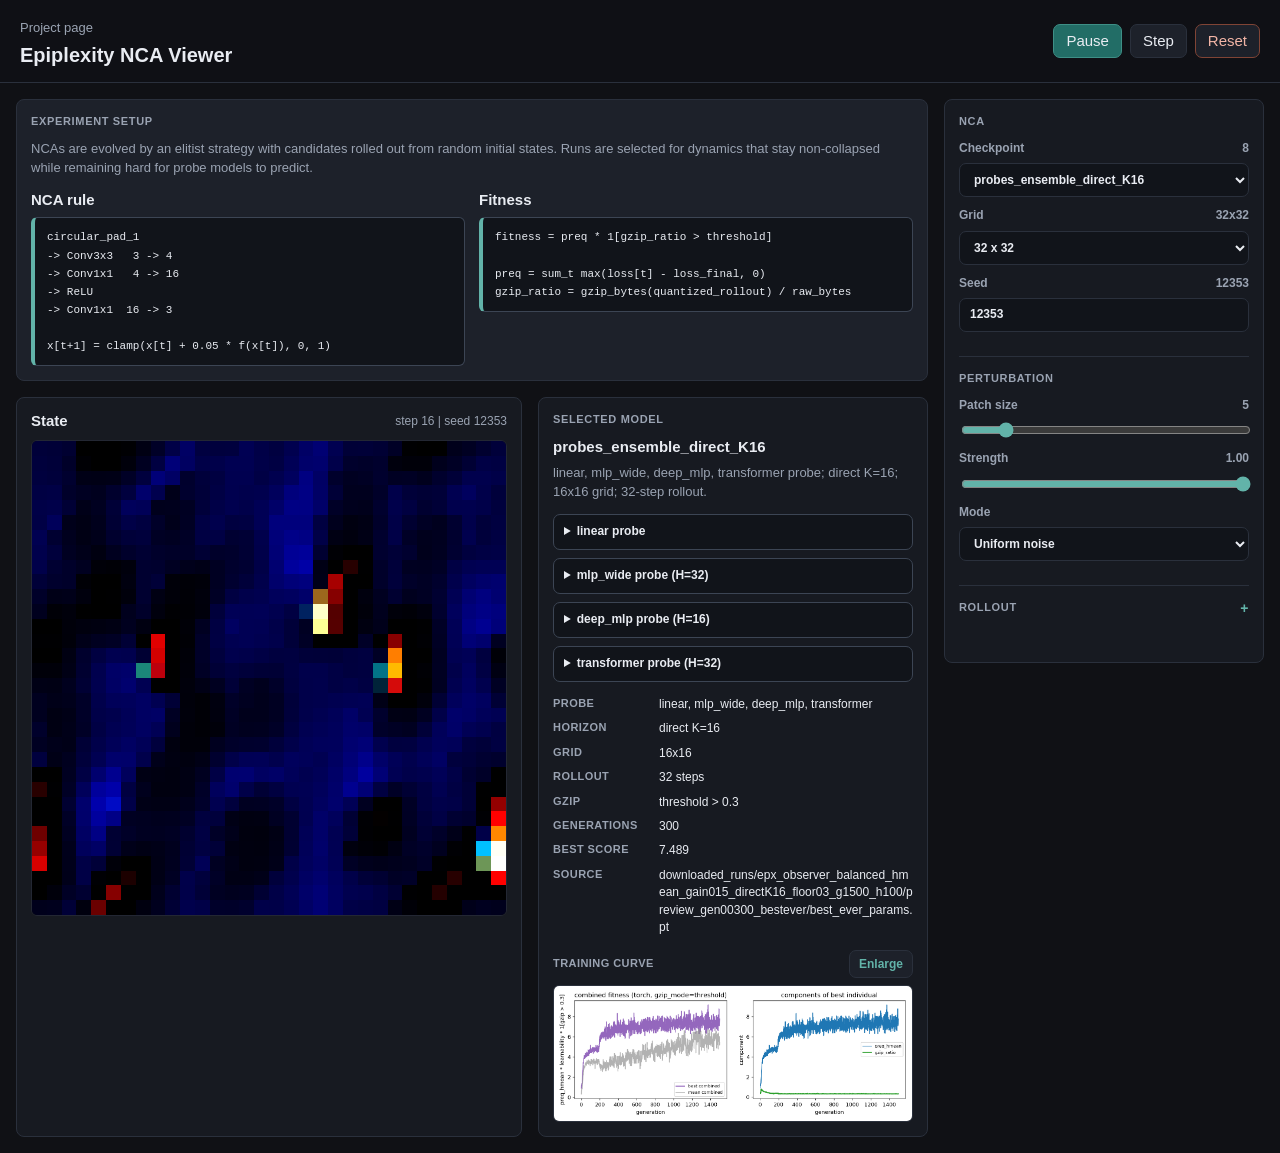
<file: viewer/index.html>
<!doctype html>
<html lang="en">
<head>
<meta charset="utf-8" />
<meta name="viewport" content="width=device-width, initial-scale=1" />
<meta name="robots" content="noindex, nofollow, noarchive, nosnippet" />
<meta name="googlebot" content="noindex, nofollow, noarchive, nosnippet" />
<title>Epiplexity NCA Viewer</title>
<link rel="stylesheet" href="viewer.css" />
</head>
<body>
<div class="app">
  <header class="topbar">
    <div>
      <a class="back-link" href="../">Project page</a>
      <h1>Epiplexity NCA Viewer</h1>
    </div>
    <div class="actions">
      <button id="runBtn" class="primary" type="button">Run</button>
      <button id="stepBtn" type="button">Step</button>
      <button id="resetBtn" class="warn" type="button">Reset</button>
    </div>
  </header>

  <main>
    <section class="stage" aria-label="NCA state">
      <section class="setup-panel" aria-label="Experiment setup">
        <p class="section-title">Experiment Setup</p>
        <p class="summary">
          NCAs are evolved by an elitist strategy with candidates rolled out from random initial states.
          Runs are selected for dynamics that stay non-collapsed while remaining hard for probe models to predict.
        </p>
        <div class="setup-grid">
          <div>
            <h2>NCA rule</h2>
            <code class="formula">circular_pad_1
-&gt; Conv3x3   3 -&gt; 4
-&gt; Conv1x1   4 -&gt; 16
-&gt; ReLU
-&gt; Conv1x1  16 -&gt; 3

x[t+1] = clamp(x[t] + 0.05 * f(x[t]), 0, 1)</code>
          </div>
          <div>
            <h2>Fitness</h2>
            <code class="formula">fitness = preq * 1[gzip_ratio &gt; threshold]

preq = sum_t max(loss[t] - loss_final, 0)
gzip_ratio = gzip_bytes(quantized_rollout) / raw_bytes</code>
          </div>
        </div>
      </section>
      <div class="viewport">
        <div class="viewport-head">
          <h2>State</h2>
          <output id="stepReadout">step 0 | seed --</output>
        </div>
        <div class="canvas-wrap">
          <canvas id="stateCanvas" width="32" height="32"></canvas>
          <div id="patchBox" class="patch-box"></div>
        </div>
      </div>
      <section class="model-panel" aria-label="Selected model">
        <p class="section-title">Selected Model</p>
        <h2 id="modelTitle">Loading</h2>
        <p id="modelSummary" class="summary">Loading exported checkpoints.</p>
        <div id="probeArchitectures" class="probe-architectures"></div>
        <dl id="modelStats" class="stats"></dl>
        <div id="modelMedia" class="model-media"></div>
      </section>
    </section>

    <aside class="controls" aria-label="Viewer controls">
      <section>
        <p class="section-title">NCA</p>
        <label>
          <span>Checkpoint <output id="modelCount">0</output></span>
          <select id="modelSelect"></select>
        </label>
        <label>
          <span>Grid <output id="gridOut">32x32</output></span>
          <select id="gridSelect"></select>
        </label>
        <label>
          <span>Seed <output id="seedOut">12353</output></span>
          <input id="seedInput" type="number" min="0" step="1" value="12353" />
        </label>
        <input id="pDrop" type="hidden" value="0" />
        <output id="pDropOut" hidden>0.00</output>
        <input id="diffGain" type="hidden" value="6" />
        <output id="diffGainOut" hidden>6x</output>
      </section>

      <section>
        <p class="section-title">Perturbation</p>
        <label>
          <span>Patch size <output id="patchSizeOut">5</output></span>
          <input id="patchSize" type="range" min="1" max="31" step="2" value="5" />
        </label>
        <label>
          <span>Strength <output id="strengthOut">1.00</output></span>
          <input id="strength" type="range" min="0" max="1" step="0.01" value="1" />
        </label>
        <label>
          <span>Mode</span>
          <select id="noiseMode">
            <option value="uniform">Uniform noise</option>
            <option value="add">Add noise</option>
            <option value="zero">Zero patch</option>
            <option value="one">One patch</option>
            <option value="invert">Invert patch</option>
          </select>
        </label>
      </section>

      <details class="control-section">
        <summary class="section-title">Rollout</summary>
        <label>
          <span>Steps per tick <output id="stepsOut">1</output></span>
          <input id="stepsPerTick" type="range" min="1" max="32" step="1" value="1" />
        </label>
        <label>
          <span>Tick interval <output id="intervalOut">80 ms</output></span>
          <input id="tickMs" type="range" min="20" max="500" step="10" value="80" />
        </label>
      </details>

      <div id="status" class="status" role="status"></div>
    </aside>
  </main>
</div>
<div id="mediaDialog" class="media-dialog" role="dialog" aria-modal="true" aria-hidden="true">
  <div class="media-dialog-card">
    <div class="media-dialog-head">
      <div id="mediaDialogTitle" class="media-dialog-title"></div>
      <button id="mediaDialogClose" class="media-dialog-close" type="button" aria-label="Close enlarged plot">x</button>
    </div>
    <img id="mediaDialogImg" alt="" />
  </div>
</div>
<script src="viewer.js"></script>
</body>
</html>
</file>
<file: style.css>
:root {
  --bg: #0f1115;
  --panel: #171a21;
  --fg: #e7e9ee;
  --muted: #9aa3b2;
  --accent: #6ea8ff;
  --border: #232733;
  --code-bg: #11141a;
}

* { box-sizing: border-box; }

html, body {
  margin: 0;
  padding: 0;
  background: var(--bg);
  color: var(--fg);
  font: 16px/1.55 -apple-system, BlinkMacSystemFont, "Segoe UI", Roboto, Helvetica, Arial, sans-serif;
}

body.lightbox-open { overflow: hidden; }

a { color: var(--accent); text-decoration: none; }
a:hover { text-decoration: underline; }

code {
  background: var(--code-bg);
  padding: 1px 5px;
  border-radius: 4px;
  font-size: 0.92em;
  font-family: ui-monospace, SFMono-Regular, Menlo, Consolas, monospace;
}

header, section, footer {
  max-width: 1100px;
  margin: 0 auto;
  padding: 32px 24px;
}

header { padding-top: 56px; padding-bottom: 16px; }

h1 {
  margin: 0 0 12px;
  font-size: 32px;
  letter-spacing: -0.01em;
}

h2 {
  margin: 0 0 16px;
  font-size: 22px;
  border-bottom: 1px solid var(--border);
  padding-bottom: 8px;
}

h3 {
  margin: 0 0 12px;
  font-size: 17px;
}

.lede {
  color: var(--muted);
  font-size: 17px;
  margin: 0 0 12px;
}

.meta {
  color: var(--muted);
  font-size: 14px;
  margin: 0;
}
.viewer-cta {
  margin: 20px 0 0;
}

.viewer-link {
  display: inline-flex;
  align-items: center;
  min-height: 36px;
  border: 1px solid #356f68;
  border-radius: 7px;
  padding: 0 14px;
  background: #173f3b;
  color: #e9fff9;
  font-size: 14px;
  font-weight: 700;
}

.viewer-link:hover {
  border-color: #5cb9ad;
  text-decoration: none;
}

.methods ul,
.findings ul {
  padding-left: 22px;
  margin: 0;
}

.methods li,
.findings li {
  margin-bottom: 8px;
}

.hint {
  color: var(--muted);
  font-size: 14px;
  margin: -8px 0 20px;
}

.cards {
  display: grid;
  grid-template-columns: repeat(auto-fill, minmax(320px, 1fr));
  gap: 20px;
}
@media (min-width: 1040px) {
  .cards.four-card-row {
    grid-template-columns: repeat(4, minmax(0, 1fr));
  }
}

.card {
  background: var(--panel);
  border: 1px solid var(--border);
  border-radius: 10px;
  padding: 16px;
  display: flex;
  flex-direction: column;
}

.card img {
  width: 100%;
  height: auto;
  border-radius: 6px;
  background: #000;
  image-rendering: pixelated;
}

.player {
  position: relative;
  line-height: 0;
}

/* Frozen-frame canvas shown while paused (drawn over the live GIF). */
.freeze {
  position: absolute;
  inset: 0;
  width: 100%;
  height: 100%;
  border-radius: 6px;
  image-rendering: pixelated;
  display: none;
}

.player.paused .freeze { display: block; }

.player-ctrls {
  position: absolute;
  top: 8px;
  right: 8px;
  display: flex;
  gap: 6px;
  opacity: 0;
  transition: opacity 0.15s ease;
}

.player:hover .player-ctrls,
.player-ctrls:focus-within {
  opacity: 1;
}

@media (hover: none) {
  .player-ctrls { opacity: 1; }
}

.player-ctrls button {
  width: 30px;
  height: 30px;
  padding: 0;
  border-radius: 50%;
  border: 1px solid var(--border);
  background: rgba(15, 17, 21, 0.72);
  color: var(--fg);
  font-size: 15px;
  line-height: 1;
  cursor: pointer;
  display: flex;
  align-items: center;
  justify-content: center;
  transition: background 0.15s ease, color 0.15s ease;
}

.player-ctrls button:hover {
  background: var(--accent);
  color: var(--bg);
}

.card dl {
  display: grid;
  grid-template-columns: max-content auto;
  gap: 4px 14px;
  margin: 12px 0 8px;
  font-size: 14px;
}

.card dt { color: var(--muted); }
.card dd { margin: 0; font-variant-numeric: tabular-nums; }


.probe-info {
  margin: -6px 0 12px;
}

.probe-info > summary {
  cursor: pointer;
  color: var(--muted);
  font-size: 13px;
  list-style: none;
  user-select: none;
}

.probe-info > summary::-webkit-details-marker { display: none; }

.probe-info > summary::before {
  content: "\25B8";
  display: inline-block;
  width: 1em;
  color: var(--accent);
  transition: transform 0.15s ease;
}

.probe-info[open] > summary::before { transform: rotate(90deg); }
.probe-info > summary:hover { color: var(--fg); }

.probe-desc {
  color: var(--muted);
  font-size: 13px;
  line-height: 1.4;
  margin: 6px 0 0;
}
.card .note {
  color: var(--fg);
  font-size: 14px;
  margin: 6px 0 8px;
}

.extra-inline {
  color: var(--muted);
  font-size: 13px;
  font-weight: normal;
  font-variant-numeric: tabular-nums;
}

.card .extra {
  color: var(--muted);
  font-size: 13px;
  margin: auto 0 0;
  padding-top: 8px;
  border-top: 1px solid var(--border);
}

.card-plot {
  margin-top: 8px;
  border-top: 1px solid var(--border);
  padding-top: 8px;
}

.card-plot > summary {
  cursor: pointer;
  color: var(--muted);
  font-size: 13px;
  list-style: none;
  user-select: none;
  padding: 2px 0;
}

.card-plot > summary::-webkit-details-marker { display: none; }

.card-plot > summary::before {
  content: "\25B8";
  display: inline-block;
  width: 1em;
  transition: transform 0.15s ease;
  color: var(--accent);
}

.card-plot[open] > summary::before { transform: rotate(90deg); }

.card-plot > summary:hover { color: var(--fg); }
.card-plot.enlargeable > summary {
  display: flex;
  align-items: center;
  gap: 6px;
}

.plot-expand-btn {
  width: 28px;
  height: 28px;
  margin-left: auto;
  padding: 0;
  border-radius: 50%;
  border: 1px solid var(--border);
  background: rgba(15, 17, 21, 0.72);
  color: var(--fg);
  cursor: pointer;
  display: inline-flex;
  align-items: center;
  justify-content: center;
  transition: background 0.15s ease, color 0.15s ease, border-color 0.15s ease;
}

.plot-expand-btn:hover,
.plot-expand-btn:focus-visible {
  background: var(--accent);
  border-color: var(--accent);
  color: var(--bg);
  outline: none;
}

.plot-expand-btn svg {
  width: 14px;
  height: 14px;
  pointer-events: none;
}

.card-plot.enlargeable > img {
  cursor: zoom-in;
  image-rendering: auto;
}

.plot-lightbox[hidden] { display: none; }

.plot-lightbox {
  position: fixed;
  inset: 0;
  z-index: 1000;
  display: grid;
  place-items: center;
  padding: 22px;
}

.plot-lightbox-backdrop {
  position: absolute;
  inset: 0;
  background: rgba(7, 8, 12, 0.86);
  backdrop-filter: blur(3px);
}

.plot-lightbox-panel {
  position: relative;
  width: min(1400px, calc(100vw - 44px));
  max-height: calc(100vh - 44px);
  display: flex;
  flex-direction: column;
  overflow: hidden;
  background: var(--panel);
  border: 1px solid var(--border);
  border-radius: 12px;
  box-shadow: 0 24px 80px rgba(0, 0, 0, 0.48);
}

.plot-lightbox-topbar {
  display: flex;
  align-items: center;
  gap: 12px;
  padding: 10px 12px;
  border-bottom: 1px solid var(--border);
}

.plot-lightbox-title {
  min-width: 0;
  flex: 1;
  overflow: hidden;
  color: var(--fg);
  font-size: 14px;
  font-weight: 600;
  text-overflow: ellipsis;
  white-space: nowrap;
}

.plot-lightbox-close {
  width: 32px;
  height: 32px;
  padding: 0;
  border-radius: 50%;
  border: 1px solid var(--border);
  background: rgba(15, 17, 21, 0.72);
  color: var(--fg);
  cursor: pointer;
  font-size: 22px;
  line-height: 1;
  display: inline-flex;
  align-items: center;
  justify-content: center;
}

.plot-lightbox-close:hover,
.plot-lightbox-close:focus-visible {
  background: var(--accent);
  border-color: var(--accent);
  color: var(--bg);
  outline: none;
}

.plot-lightbox-stage {
  overflow: auto;
  padding: 12px;
  background: #0b0d11;
}

.plot-lightbox-stage img {
  display: block;
  width: 100%;
  height: auto;
  border-radius: 6px;
  background: #fff;
  image-rendering: auto;
}

.card-plot > img {
  width: 100%;
  height: auto;
  border-radius: 6px;
  background: #fff;
  margin-top: 8px;
}


footer {
  color: var(--muted);
  font-size: 13px;
  border-top: 1px solid var(--border);
  margin-top: 24px;
}
</file>
<file: viewer/viewer.css>
:root {
  --bg: #101115;
  --panel: #171a21;
  --panel-2: #1d212a;
  --fg: #e9ecf2;
  --muted: #9aa3b2;
  --line: #2a303c;
  --accent: #62b3a9;
  --accent-2: #e2a84e;
  --warn: #d46b52;
  --black: #050608;
}

* { box-sizing: border-box; }

html,
body {
  margin: 0;
  min-height: 100%;
  background: var(--bg);
  color: var(--fg);
  font: 15px/1.45 -apple-system, BlinkMacSystemFont, "Segoe UI", Roboto, Helvetica, Arial, sans-serif;
}

button,
input,
select {
  font: inherit;
}

a {
  color: var(--accent);
  text-decoration: none;
}

a:hover { text-decoration: underline; }

.app {
  min-height: 100vh;
  display: grid;
  grid-template-rows: auto 1fr;
}

.topbar {
  display: flex;
  align-items: center;
  justify-content: space-between;
  gap: 18px;
  padding: 16px 20px;
  border-bottom: 1px solid var(--line);
  background: rgba(16, 17, 21, 0.92);
}

.back-link {
  display: inline-flex;
  margin-bottom: 6px;
  color: var(--muted);
  font-size: 13px;
}

h1,
h2,
p {
  margin: 0;
}

h1 {
  font-size: 20px;
  line-height: 1.1;
}

h2 {
  font-size: 15px;
  line-height: 1.2;
}

.actions {
  display: flex;
  align-items: center;
  gap: 8px;
  flex-wrap: wrap;
  justify-content: flex-end;
}

button {
  height: 34px;
  border: 1px solid var(--line);
  border-radius: 7px;
  padding: 0 12px;
  background: var(--panel-2);
  color: var(--fg);
  cursor: pointer;
}

button:hover {
  border-color: #465063;
}

button.primary {
  border-color: #3e8f86;
  background: #226d66;
}

button.warn {
  border-color: #804435;
  color: #f2b5a6;
}

main {
  display: grid;
  grid-template-columns: minmax(0, 1fr) 320px;
  gap: 16px;
  padding: 16px;
  min-height: 0;
}

.stage {
  display: grid;
  grid-template-columns: minmax(300px, 680px) minmax(260px, 390px);
  align-content: start;
  justify-content: center;
  gap: 16px;
  min-width: 0;
}

.viewport,
.model-panel,
.controls {
  border: 1px solid var(--line);
  border-radius: 8px;
  background: var(--panel);
}

.viewport,
.model-panel {
  padding: 14px;
}

.viewport-head {
  display: flex;
  align-items: center;
  justify-content: space-between;
  gap: 12px;
  margin-bottom: 10px;
}

output {
  color: var(--muted);
  font-size: 12px;
  font-variant-numeric: tabular-nums;
}

.canvas-wrap {
  position: relative;
  width: 100%;
  aspect-ratio: 1 / 1;
  overflow: hidden;
  border: 1px solid #232733;
  border-radius: 6px;
  background: var(--black);
}

canvas {
  display: block;
  width: 100%;
  height: 100%;
  image-rendering: pixelated;
  image-rendering: crisp-edges;
  cursor: crosshair;
}

.patch-box {
  position: absolute;
  display: none;
  pointer-events: none;
  border: 1px solid rgba(255, 255, 255, 0.86);
  outline: 1px solid rgba(0, 0, 0, 0.72);
}

.model-panel {
  align-self: start;
  min-width: 0;
}

.section-title {
  margin-bottom: 10px;
  color: var(--muted);
  font-size: 11px;
  font-weight: 700;
  letter-spacing: 0.06em;
  text-transform: uppercase;
}

.summary {
  margin-top: 8px;
  color: var(--muted);
  font-size: 13px;
}

.stats {
  display: grid;
  grid-template-columns: 96px minmax(0, 1fr);
  gap: 7px 10px;
  margin: 14px 0 0;
}

.stats dt {
  color: var(--muted);
  font-size: 11px;
  font-weight: 700;
  letter-spacing: 0.04em;
  text-transform: uppercase;
}

.stats dd {
  margin: 0;
  min-width: 0;
  overflow-wrap: anywhere;
  color: var(--fg);
  font-size: 12px;
}

.controls {
  align-self: start;
  padding: 14px;
}

.controls section,
.controls details.control-section {
  padding: 14px 0;
  border-top: 1px solid var(--line);
}

.controls section:first-child {
  padding-top: 0;
  border-top: 0;
}

.controls details.control-section > summary.section-title {
  display: flex;
  align-items: center;
  justify-content: space-between;
  gap: 10px;
  margin-bottom: 0;
  cursor: pointer;
  list-style: none;
}

.controls details.control-section[open] > summary.section-title {
  margin-bottom: 10px;
}

.controls details.control-section > summary.section-title::-webkit-details-marker {
  display: none;
}

.controls details.control-section > summary.section-title::after {
  content: "+";
  color: var(--accent);
  font-size: 14px;
  line-height: 1;
}

.controls details.control-section[open] > summary.section-title::after {
  content: "-";
}

label {
  display: grid;
  gap: 6px;
  margin: 10px 0;
  color: var(--fg);
  font-size: 12px;
  font-weight: 650;
}

label span {
  display: flex;
  align-items: center;
  justify-content: space-between;
  gap: 10px;
  color: var(--muted);
}

select,
input[type="number"] {
  width: 100%;
  min-height: 34px;
  border: 1px solid var(--line);
  border-radius: 7px;
  padding: 0 10px;
  background: #11141a;
  color: var(--fg);
}

input[type="range"] {
  width: 100%;
  accent-color: var(--accent);
}

.status {
  min-height: 18px;
  color: var(--warn);
  font-size: 12px;
  line-height: 1.35;
}



.setup-panel {
  grid-column: 1 / -1;
  border: 1px solid var(--line);
  border-radius: 8px;
  padding: 14px;
  background: var(--panel-2);
}

.setup-grid {
  display: grid;
  grid-template-columns: repeat(2, minmax(0, 1fr));
  gap: 14px;
  margin-top: 14px;
}

.formula {
  display: block;
  margin-top: 8px;
  padding: 10px 12px;
  overflow-wrap: anywhere;
  white-space: pre-wrap;
  border: 1px solid #3c4554;
  border-left: 4px solid var(--accent);
  border-radius: 6px;
  background: #11141a;
  color: var(--fg);
  font: 11px/1.65 ui-monospace, SFMono-Regular, Menlo, Consolas, "Liberation Mono", monospace;
}

.probe-architectures {
  display: grid;
  gap: 8px;
  margin-top: 12px;
}

.probe-architectures details {
  border: 1px solid #3c4554;
  border-radius: 7px;
  background: #11141a;
}

.probe-architectures summary {
  min-height: 34px;
  padding: 8px 10px;
  cursor: pointer;
  color: var(--fg);
  font-size: 12px;
  font-weight: 700;
}

.probe-architectures .formula {
  margin: 0 10px 10px;
  border-left-color: var(--accent-2);
}

.model-media {
  display: grid;
  gap: 12px;
  margin-top: 14px;
}

.media-block {
  display: grid;
  gap: 7px;
}

.media-head {
  display: flex;
  align-items: center;
  justify-content: space-between;
  gap: 8px;
}

.media-title {
  color: var(--muted);
  font-size: 11px;
  font-weight: 700;
  letter-spacing: 0.04em;
  text-transform: uppercase;
}

.media-zoom {
  height: 28px;
  padding: 0 9px;
  color: var(--accent);
  font-size: 12px;
  font-weight: 700;
}

.model-media img {
  display: block;
  width: 100%;
  height: auto;
  border: 1px solid var(--line);
  border-radius: 6px;
  background: #fff;
  cursor: zoom-in;
}

.media-empty {
  color: var(--muted);
  font-size: 12px;
}

.media-dialog {
  position: fixed;
  inset: 0;
  z-index: 20;
  display: none;
  align-items: center;
  justify-content: center;
  padding: 18px;
  background: rgba(0, 0, 0, 0.72);
}

.media-dialog.open {
  display: flex;
}

.media-dialog-card {
  width: min(96vw, 1400px);
  max-height: 94vh;
  overflow: hidden;
  border: 1px solid var(--line);
  border-radius: 8px;
  background: var(--panel);
}

.media-dialog-head {
  display: flex;
  align-items: center;
  justify-content: space-between;
  gap: 12px;
  padding: 10px 12px;
  border-bottom: 1px solid var(--line);
}

.media-dialog-title {
  min-width: 0;
  overflow: hidden;
  text-overflow: ellipsis;
  white-space: nowrap;
  font-size: 13px;
  font-weight: 700;
}

.media-dialog-close {
  width: 30px;
  height: 30px;
  padding: 0;
}

.media-dialog img {
  display: block;
  width: 100%;
  max-height: calc(94vh - 52px);
  object-fit: contain;
  background: #fff;
}

@media (max-width: 760px) {
  .setup-panel {
    grid-column: auto;
  }

  .setup-grid {
    grid-template-columns: 1fr;
  }
}

@media (max-width: 1040px) {
  main {
    grid-template-columns: 1fr;
  }

  .controls {
    order: -1;
  }
}

@media (max-width: 760px) {
  .topbar {
    align-items: stretch;
    flex-direction: column;
  }

  .actions {
    justify-content: flex-start;
  }

  .stage {
    grid-template-columns: 1fr;
  }
}
</file>
